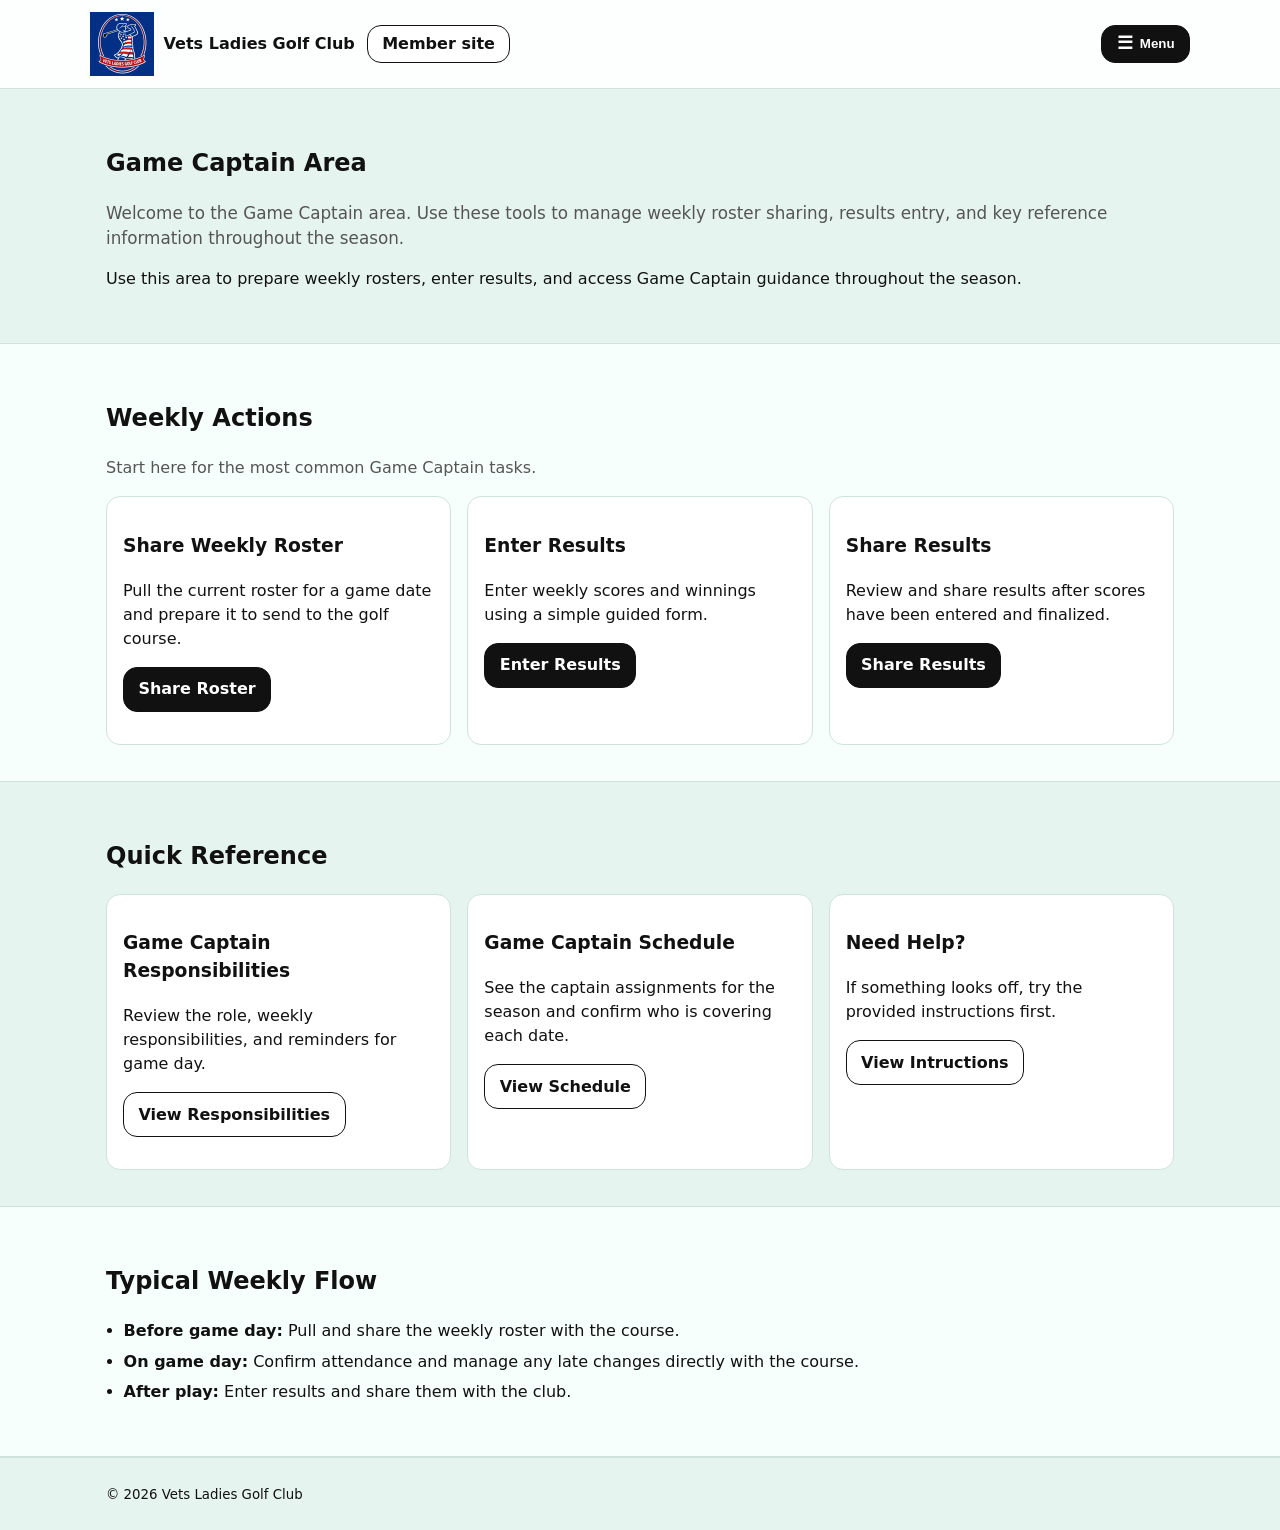
<file: index.html>
<!doctype html>
<html lang="en">
<head>
  <meta charset="utf-8" />
  <meta name="viewport" content="width=device-width, initial-scale=1" />
  <title>Game Captain Area – Vets Ladies Golf Club</title>
  <meta name="description" content="Game Captain tools and information for Vets Ladies Golf Club." />
  <meta name="robots" content="noindex, nofollow" />
  <link rel="stylesheet" href="css/styles.css" />
</head>

<body>
  <a class="skip-link" href="#main">Skip to content</a>

  <!-- HEADER / NAV -->
  <header class="site-header">
    <div class="container header-inner">

      <!-- LEFT: Brand + Member button -->
      <div class="header-left">
        <a class="brand" href="index.html" aria-label="Game Captain home">
          <img
            src="assets/img/logo.png"
            alt="Vets Ladies Golf Club logo"
            class="brand-logo"
          />
          <span class="brand-name">Vets Ladies Golf Club</span>
        </a>

        <a
          class="btn btn-secondary public-btn"
          href="https://vetsladiesgolfclub-members.pages.dev/"
        >
          Member site
        </a>
      </div>

      <!-- RIGHT: Menu -->
      <nav class="nav" aria-label="Game Captain navigation">
        <button
          class="nav-toggle"
          type="button"
          aria-expanded="false"
          aria-controls="nav-menu"
        >
          Menu
        </button>

        <ul id="nav-menu" class="nav-menu">
          <li><a href="index.html" aria-current="page">Game Captain Home</a></li>
          <li><a href="roster-share.html">Share Roster</a></li>
          <li><a href="results-entry.html">Enter Results</a></li>
          <li><a href="results-share.html">Share Results</a></li>

          <li class="nav-divider" role="separator" aria-hidden="true"></li>

          <li><a href="responsibilities.html">Game Captain Responsibilities</a></li>
          <li><a href="gc-schedule.html">Game Captain Schedule</a></li>
          <li><a href="instructions.html">Instructions &amp; Help</a></li>

          <li class="nav-divider" role="separator" aria-hidden="true"></li>

          <li>
            <a
              class="nav-link nav-logout"
              href="#"
            >
              Log out
            </a>
          </li>
        </ul>
      </nav>

    </div>
  </header>

  <main id="main">
    <!-- Intro -->
    <section class="section">
      <div class="container">
        <h1>Game Captain Area</h1>
        <p class="lead">
          Welcome to the Game Captain area. Use these tools to manage weekly roster sharing, 
          results entry, and key reference information throughout the season.
        </p>
        <p>
          Use this area to prepare weekly rosters, enter results, and access Game Captain
          guidance throughout the season.
        </p>
      </div>
    </section>

    <!-- Weekly Actions -->
    <section class="section section-alt">
      <div class="container">
        <h2>Weekly Actions</h2>
        <p class="muted">
          Start here for the most common Game Captain tasks.
        </p>

        <div class="cards">
          <article class="card">
            <h3>Share Weekly Roster</h3>
            <p>
              Pull the current roster for a game date and prepare it to send to the golf course.
            </p>
            <p>
              <a class="btn" href="roster-share.html">Share Roster</a>
            </p>
          </article>

          <article class="card">
            <h3>Enter Results</h3>
            <p>
              Enter weekly scores and winnings using a simple guided form.
            </p>
            <p>
              <a class="btn" href="results-entry.html">Enter Results</a>
            </p>
          </article>

          <article class="card">
            <h3>Share Results</h3>
            <p>
              Review and share results after scores have been entered and finalized.
            </p>
            <p>
              <a class="btn" href="results-share.html">Share Results</a>
            </p>
          </article>
        </div>
      </div>
    </section>

    <!-- Quick Reference -->
    <section class="section">
      <div class="container">
        <h2>Quick Reference</h2>

        <div class="cards">
          <article class="card">
            <h3>Game Captain Responsibilities</h3>
            <p>
              Review the role, weekly responsibilities, and reminders for game day.
            </p>
            <p>
              <a class="btn btn-secondary" href="responsibilities.html">View Responsibilities</a>
            </p>
          </article>

          <article class="card">
            <h3>Game Captain Schedule</h3>
            <p>
              See the captain assignments for the season and confirm who is covering each date.
            </p>
            <p>
              <a class="btn btn-secondary" href="gc-schedule.html">View Schedule</a>
            </p>
          </article>

          <article class="card">
            <h3>Need Help?</h3>
            <p>
              If something looks off, try the provided instructions first. 
            </p>
            <p>
              <a class="btn btn-secondary" href="instructions.html">View Intructions</a>
            </p>
          </article>
        </div>
      </div>
    </section>

    <!-- Process Overview -->
    <section class="section section-alt">
      <div class="container">
        <h2>Typical Weekly Flow</h2>

        <ul class="bullets">
          <li><strong>Before game day:</strong> Pull and share the weekly roster with the course.</li>
          <li><strong>On game day:</strong> Confirm attendance and manage any late changes directly with the course.</li>
          <li><strong>After play:</strong> Enter results and share them with the club.</li>
        </ul>
      </div>
    </section>
  </main>

  <footer class="site-footer">
    <div class="container">
      <small>© <span id="year"></span> Vets Ladies Golf Club</small>
    </div>
  </footer>

  <script src="js/main.js"></script>
</body>
</html>
</file>
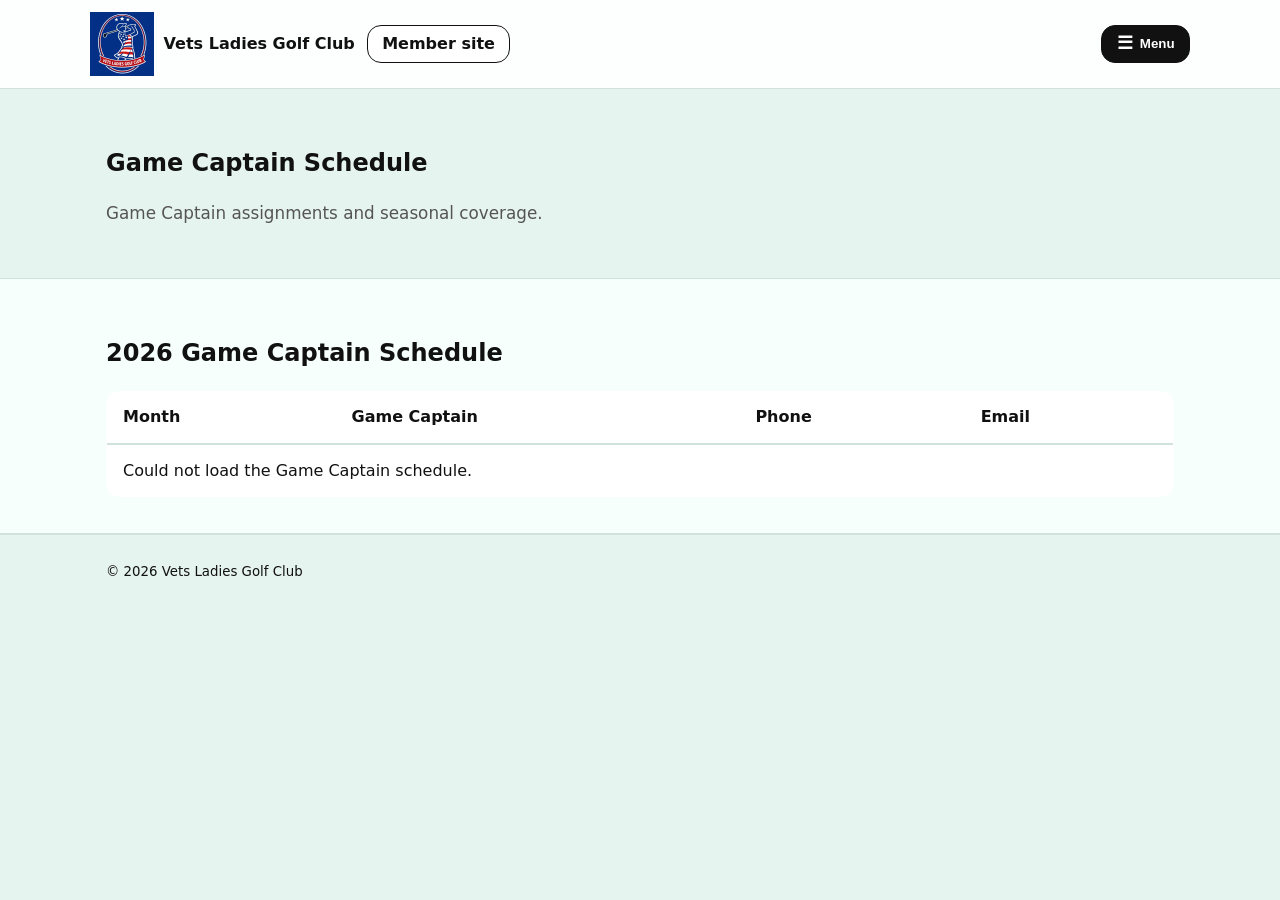
<file: gc-schedule.html>
<!doctype html>
<html lang="en">
<head>
  <meta charset="utf-8" />
  <meta name="viewport" content="width=device-width, initial-scale=1" />
  <title>Game Captain Schedule – Vets Ladies Golf Club</title>
  <meta name="description" content="Game Captain schedule for Vets Ladies Golf Club." />
  <meta name="robots" content="noindex, nofollow" />
  <link rel="stylesheet" href="css/styles.css" />
</head>

<body>
  <a class="skip-link" href="#main">Skip to content</a>

  <header class="site-header">
    <div class="container header-inner">

      <div class="header-left">
        <a class="brand" href="index.html" aria-label="Game Captain home">
          <img
            src="assets/img/logo.png"
            alt="Vets Ladies Golf Club logo"
            class="brand-logo"
          />
          <span class="brand-name">Vets Ladies Golf Club</span>
        </a>

        <a
          class="btn btn-secondary public-btn"
          href="https://vetsladiesgolfclub-members.pages.dev/"
        >
          Member site
        </a>
      </div>

      <nav class="nav" aria-label="Game Captain navigation">
        <button
          class="nav-toggle"
          type="button"
          aria-expanded="false"
          aria-controls="nav-menu"
        >
          Menu
        </button>

        <ul id="nav-menu" class="nav-menu">
          <li><a href="index.html">Game Captain Home</a></li>
          <li><a href="roster-share.html">Share Roster</a></li>
          <li><a href="results-entry.html">Enter Results</a></li>
          <li><a href="results-share.html">Share Results</a></li>

          <li class="nav-divider" role="separator" aria-hidden="true"></li>

          <li><a href="instructions.html">Instructions &amp; Help</a></li>
          <li><a href="gc-schedule.html" aria-current="page">Game Captain Schedule</a></li>
        </ul>
      </nav>

    </div>
  </header>

  <main id="main">
    <section class="section">
      <div class="container">
        <h1>Game Captain Schedule</h1>
        <p class="lead">
          Game Captain assignments and seasonal coverage.
        </p>
      </div>
    </section>

    <section class="section section-alt">
        <div class="container">
            <h2>2026 Game Captain Schedule</h2>

            <div class="table-wrap">
            <table class="results-table">
                <thead>
                <tr>
                    <th>Month</th>
                    <th>Game Captain</th>
                    <th>Phone</th>
                    <th>Email</th>
                </tr>
                </thead>

                <tbody id="gcScheduleBody">
                <tr>
                    <td colspan="4">Loading schedule...</td>
                </tr>
                </tbody>

            </table>
            </div>

        </div>
    </section>
  </main>

  <footer class="site-footer">
    <div class="container">
      <small>© <span id="year"></span> Vets Ladies Golf Club</small>
    </div>
  </footer>

  <script src="js/main.js"></script>
  <script src="js/gc-schedule.js"></script>
</body>
</html>
</file>
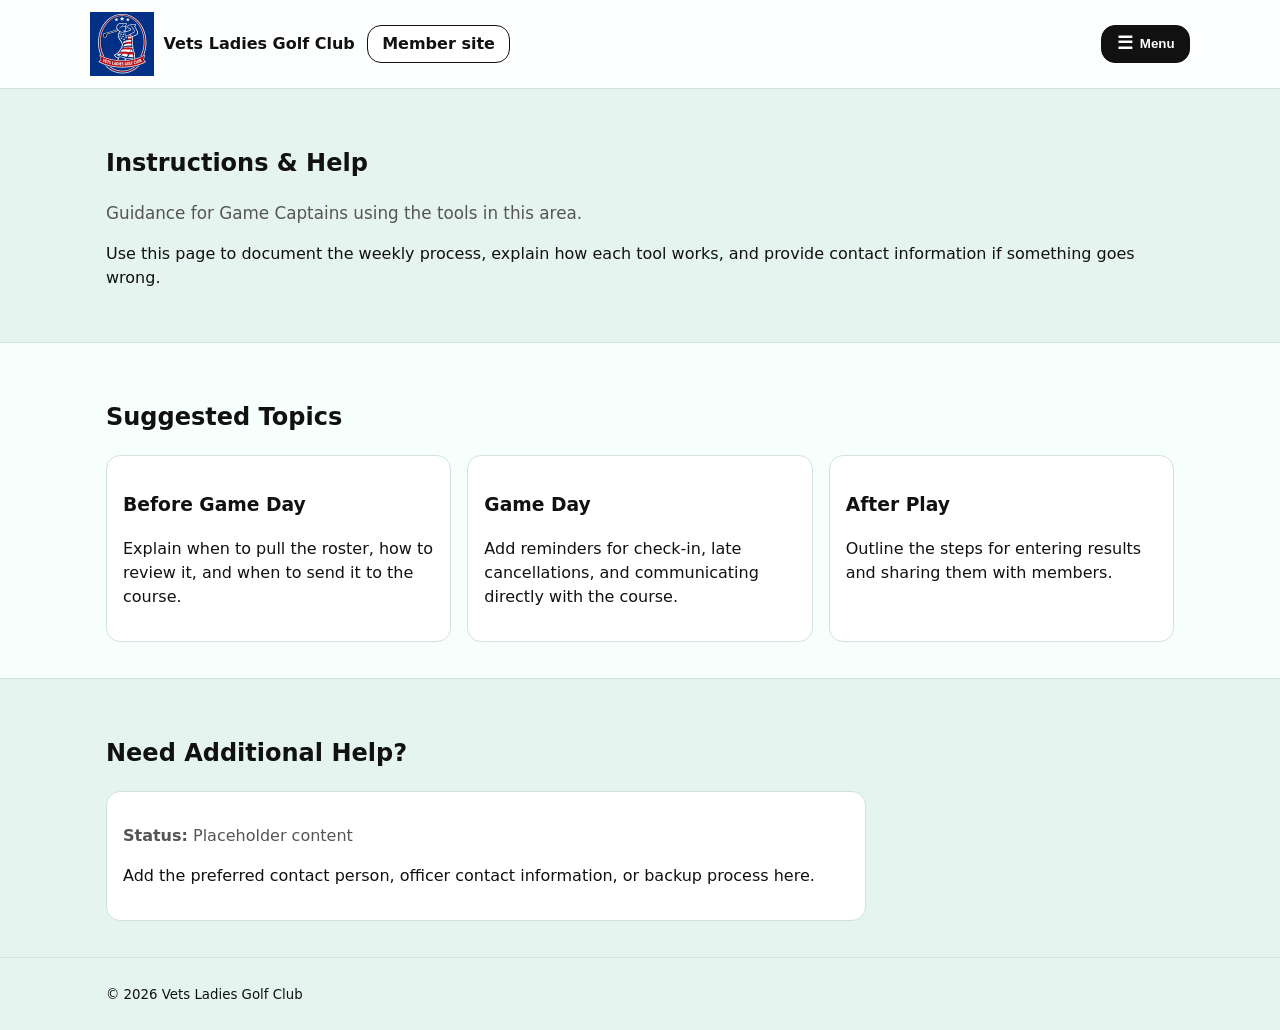
<file: instructions.html>
<!doctype html>
<html lang="en">
<head>
  <meta charset="utf-8" />
  <meta name="viewport" content="width=device-width, initial-scale=1" />
  <title>Instructions & Help – Vets Ladies Golf Club</title>
  <meta name="description" content="Instructions and help for the Vets Ladies Golf Club Game Captain area." />
  <meta name="robots" content="noindex, nofollow" />
  <link rel="stylesheet" href="css/styles.css" />
</head>

<body>
  <a class="skip-link" href="#main">Skip to content</a>

  <header class="site-header">
    <div class="container header-inner">

      <div class="header-left">
        <a class="brand" href="index.html" aria-label="Game Captain home">
          <img
            src="assets/img/logo.png"
            alt="Vets Ladies Golf Club logo"
            class="brand-logo"
          />
          <span class="brand-name">Vets Ladies Golf Club</span>
        </a>

        <a
          class="btn btn-secondary public-btn"
          href="https://vetsladiesgolfclub-members.pages.dev/"
        >
          Member site
        </a>
      </div>

      <nav class="nav" aria-label="Game Captain navigation">
        <button
          class="nav-toggle"
          type="button"
          aria-expanded="false"
          aria-controls="nav-menu"
        >
          Menu
        </button>

        <ul id="nav-menu" class="nav-menu">
          <li><a href="index.html">Game Captain Home</a></li>
          <li><a href="roster-share.html">Share Roster</a></li>
          <li><a href="results-entry.html">Enter Results</a></li>
          <li><a href="results-share.html">Share Results</a></li>

          <li class="nav-divider" role="separator" aria-hidden="true"></li>

          <li><a href="instructions.html" aria-current="page">Instructions &amp; Help</a></li>
          <li><a href="gc-schedule.html">Game Captain Schedule</a></li>
        </ul>
      </nav>

    </div>
  </header>

  <main id="main">
    <section class="section">
      <div class="container">
        <h1>Instructions &amp; Help</h1>
        <p class="lead">
          Guidance for Game Captains using the tools in this area.
        </p>
        <p>
          Use this page to document the weekly process, explain how each tool works,
          and provide contact information if something goes wrong.
        </p>
      </div>
    </section>

    <section class="section section-alt">
      <div class="container">
        <h2>Suggested Topics</h2>

        <div class="cards">
          <article class="card">
            <h3>Before Game Day</h3>
            <p>
              Explain when to pull the roster, how to review it, and when to send it to the course.
            </p>
          </article>

          <article class="card">
            <h3>Game Day</h3>
            <p>
              Add reminders for check-in, late cancellations, and communicating directly with the course.
            </p>
          </article>

          <article class="card">
            <h3>After Play</h3>
            <p>
              Outline the steps for entering results and sharing them with members.
            </p>
          </article>
        </div>
      </div>
    </section>

    <section class="section">
      <div class="container">
        <h2>Need Additional Help?</h2>

        <div class="card preview-card">
          <p class="muted"><strong>Status:</strong> Placeholder content</p>
          <p>
            Add the preferred contact person, officer contact information, or backup process here.
          </p>
        </div>
      </div>
    </section>
  </main>

  <footer class="site-footer">
    <div class="container">
      <small>© <span id="year"></span> Vets Ladies Golf Club</small>
    </div>
  </footer>

  <script src="js/main.js"></script>
</body>
</html>
</file>
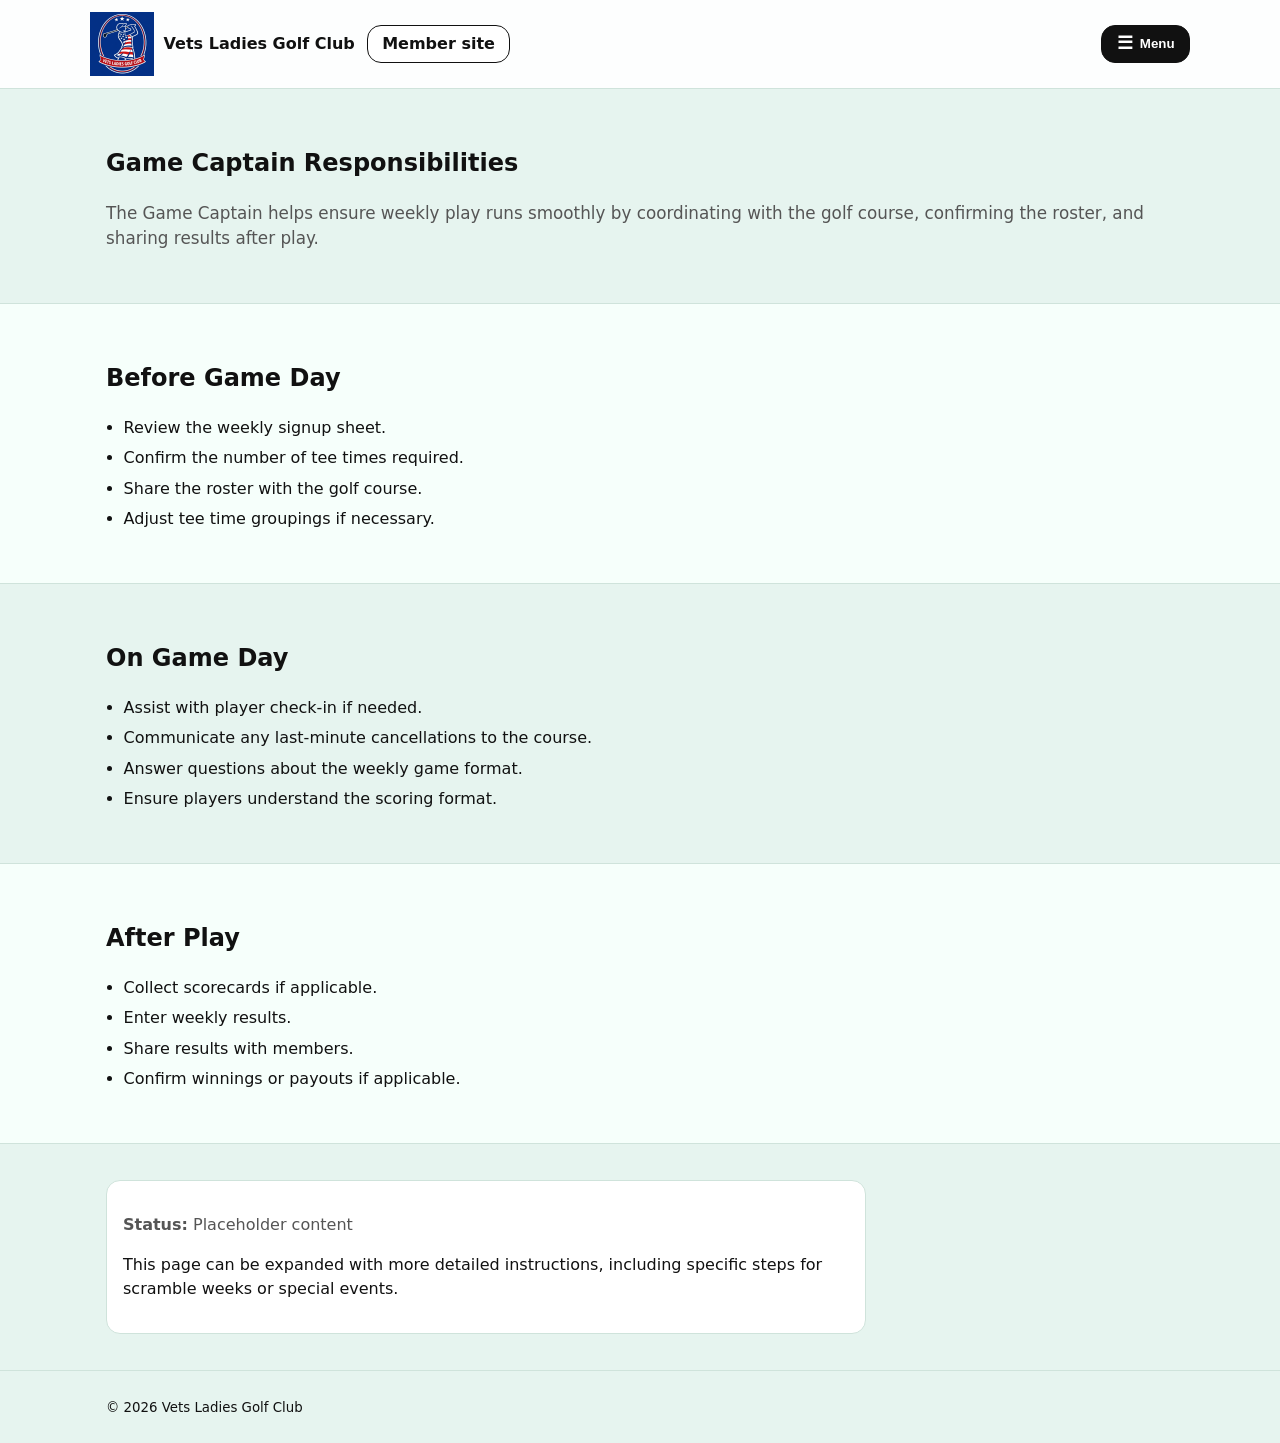
<file: responsibilities.html>
<!doctype html>
<html lang="en">
<head>
  <meta charset="utf-8" />
  <meta name="viewport" content="width=device-width, initial-scale=1" />
  <title>Game Captain Responsibilities – Vets Ladies Golf Club</title>
  <meta name="description" content="Responsibilities of the weekly Game Captain for Vets Ladies Golf Club." />
  <meta name="robots" content="noindex, nofollow" />
  <link rel="stylesheet" href="css/styles.css" />
</head>

<body>
  <a class="skip-link" href="#main">Skip to content</a>

  <!-- HEADER / NAV -->
  <header class="site-header">
    <div class="container header-inner">

      <div class="header-left">
        <a class="brand" href="index.html" aria-label="Game Captain home">
          <img
            src="assets/img/logo.png"
            alt="Vets Ladies Golf Club logo"
            class="brand-logo"
          />
          <span class="brand-name">Vets Ladies Golf Club</span>
        </a>

        <a
          class="btn btn-secondary public-btn"
          href="https://vetsladiesgolfclub-members.pages.dev/"
        >
          Member site
        </a>
      </div>

      <nav class="nav" aria-label="Game Captain navigation">
        <button
          class="nav-toggle"
          type="button"
          aria-expanded="false"
          aria-controls="nav-menu"
        >
          Menu
        </button>

        <ul id="nav-menu" class="nav-menu">
          <li><a href="index.html">Game Captain Home</a></li>
          <li><a href="roster-share.html">Share Roster</a></li>
          <li><a href="results-entry.html">Enter Results</a></li>
          <li><a href="results-share.html">Share Results</a></li>

          <li class="nav-divider" role="separator" aria-hidden="true"></li>

          <li><a href="instructions.html">Instructions &amp; Help</a></li>
          <li><a href="gc-schedule.html">Game Captain Schedule</a></li>
          <li><a href="responsibilities.html" aria-current="page">Responsibilities</a></li>
        </ul>
      </nav>

    </div>
  </header>

  <main id="main">

    <!-- Page Intro -->
    <section class="section">
      <div class="container">
        <h1>Game Captain Responsibilities</h1>
        <p class="lead">
          The Game Captain helps ensure weekly play runs smoothly by coordinating
          with the golf course, confirming the roster, and sharing results after play.
        </p>
      </div>
    </section>

    <!-- Before Game Day -->
    <section class="section section-alt">
      <div class="container">
        <h2>Before Game Day</h2>

        <ul class="bullets">
          <li>Review the weekly signup sheet.</li>
          <li>Confirm the number of tee times required.</li>
          <li>Share the roster with the golf course.</li>
          <li>Adjust tee time groupings if necessary.</li>
        </ul>

      </div>
    </section>

    <!-- Day of Play -->
    <section class="section">
      <div class="container">
        <h2>On Game Day</h2>

        <ul class="bullets">
          <li>Assist with player check-in if needed.</li>
          <li>Communicate any last-minute cancellations to the course.</li>
          <li>Answer questions about the weekly game format.</li>
          <li>Ensure players understand the scoring format.</li>
        </ul>

      </div>
    </section>

    <!-- After Play -->
    <section class="section section-alt">
      <div class="container">
        <h2>After Play</h2>

        <ul class="bullets">
          <li>Collect scorecards if applicable.</li>
          <li>Enter weekly results.</li>
          <li>Share results with members.</li>
          <li>Confirm winnings or payouts if applicable.</li>
        </ul>

      </div>
    </section>

    <!-- Notes -->
    <section class="section">
      <div class="container">

        <div class="card preview-card">
          <p class="muted"><strong>Status:</strong> Placeholder content</p>
          <p>
            This page can be expanded with more detailed instructions, including
            specific steps for scramble weeks or special events.
          </p>
        </div>

      </div>
    </section>

  </main>

  <footer class="site-footer">
    <div class="container">
      <small>© <span id="year"></span> Vets Ladies Golf Club</small>
    </div>
  </footer>

  <script src="js/main.js"></script>

</body>
</html>
</file>
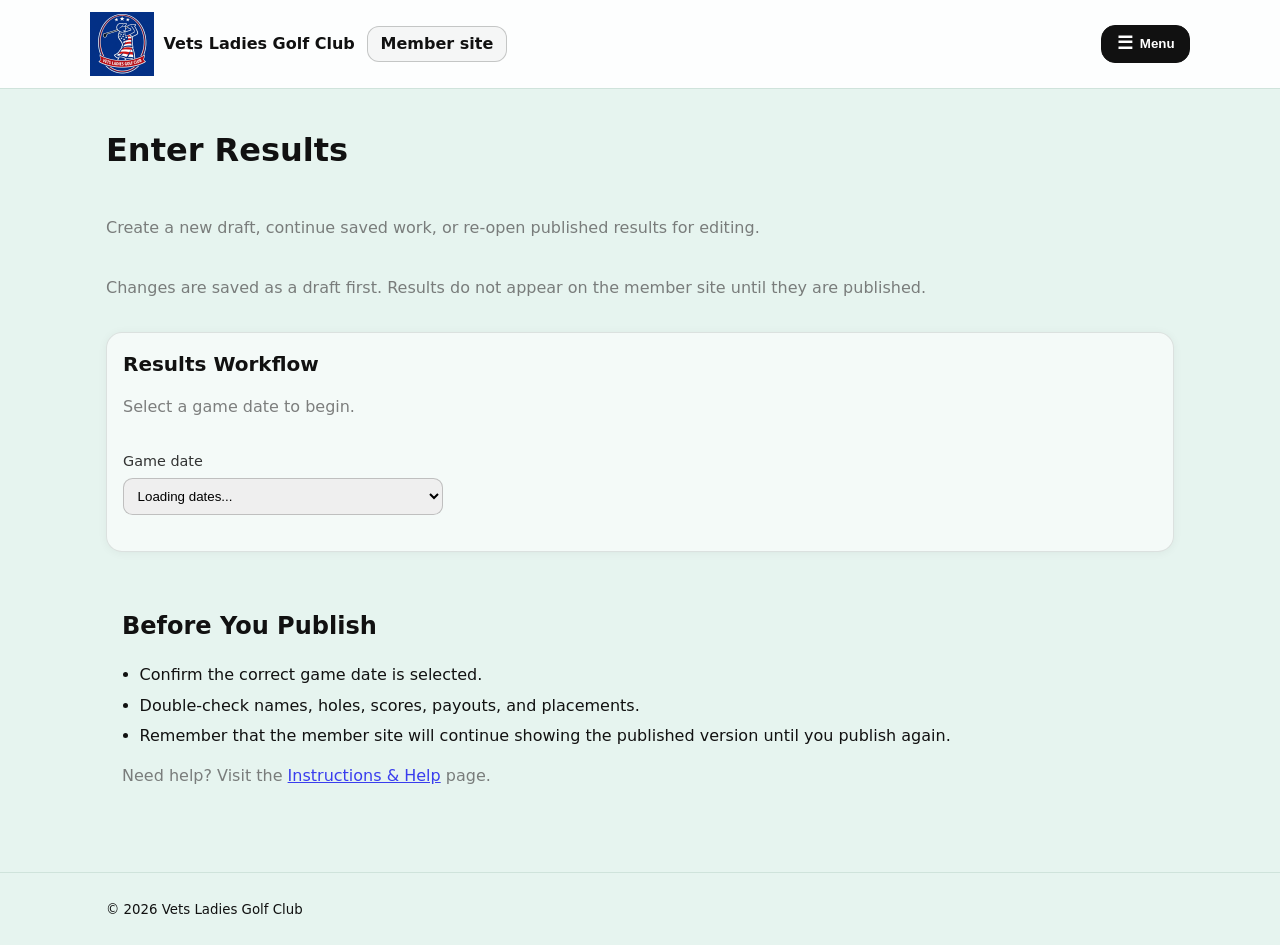
<file: results-entry.html>
<!doctype html>
<html lang="en">
<head>
  <meta charset="utf-8" />
  <meta name="viewport" content="width=device-width, initial-scale=1" />
  <title>Enter Results – Vets Ladies Golf Club</title>
  <meta name="description" content="Enter and publish weekly game results for Vets Ladies Golf Club." />
  <meta name="robots" content="noindex, nofollow" />
  <link rel="stylesheet" href="css/styles.css" />
  <link rel="stylesheet" href="css/results.css" />
</head>

<body>
  <a class="skip-link" href="#main">Skip to content</a>

  <header class="site-header">
    <div class="container header-inner">

      <div class="header-left">
        <a class="brand" href="index.html" aria-label="Game Captain home">
          <img
            src="assets/img/logo.png"
            alt="Vets Ladies Golf Club logo"
            class="brand-logo"
          />
          <span class="brand-name">Vets Ladies Golf Club</span>
        </a>

        <a
          class="btn btn-secondary public-btn"
          href="https://vetsladiesgolfclub-members.pages.dev/"
        >
          Member site
        </a>
      </div>

      <nav class="nav" aria-label="Game Captain navigation">
        <button
          class="nav-toggle"
          type="button"
          aria-expanded="false"
          aria-controls="nav-menu"
        >
          Menu
        </button>

        <ul id="nav-menu" class="nav-menu">
          <li><a href="index.html">Home</a></li>
          <li><a href="roster.html">Share Roster</a></li>
          <li><a href="results-entry.html" aria-current="page">Enter Results</a></li>
          <li><a href="results-share.html">Share Results</a></li>

          <li class="nav-divider" role="separator" aria-hidden="true"></li>

          <li><a href="responsibilities.html">Game Captain Responsibilities</a></li>
          <li><a href="gc-schedule.html">Game Captain Schedule</a></li>
          <li><a href="instructions.html">Instructions &amp; Help</a></li>

          <li class="nav-divider" role="separator" aria-hidden="true"></li>

          <li>
            <a class="nav-link nav-logout" href="#">
              Log out
            </a>
          </li>
        </ul>
      </nav>

    </div>
  </header>

  <main class="container results-page" id="main">
    <header class="page-head">
      <h1>Enter Results</h1>
      <p class="muted">
        Create a new draft, continue saved work, or re-open published results for editing.
      </p>
      <p class="muted">
        Changes are saved as a draft first. Results do not appear on the member site until they are published.
      </p>
    </header>

    <section class="results-summary" aria-label="Results entry workflow">
      <div class="summary-head">
        <div>
          <h2 class="week-title">Results Workflow</h2>
          <p class="muted">Select a game date to begin.</p>
        </div>
      </div>

      <div class="results-controls" aria-label="Results entry controls">
        <label class="week-picker">
          <span class="label">Game date</span>
          <select id="resultsDateSelect" aria-label="Select game date">
            <option value="">Loading dates...</option>
          </select>
        </label>
      </div>

      <div id="statusArea" class="empty-state is-hidden" role="status" aria-live="polite">
        <p id="resultsEntryStatusMessage">Select a date to begin.</p>
      </div>

      <div id="actionArea" class="tool-actions is-hidden" aria-label="Available actions">
        <!-- Action buttons injected by JS -->
      </div>
    </section>

    <section id="entrySection" class="results-summary is-hidden" aria-label="Results draft entry">
      <div class="summary-head">
        <div>
          <h2 id="entryFormTitle" class="week-title">Draft Entry</h2>
          <p id="entryFormSubtext" class="muted">
            Load a draft to begin entering results.
          </p>
        </div>

        <div class="summary-actions is-hidden" aria-hidden="true"></div>
      </div>

      <div class="results-entry-meta">

        <div class="form-row form-row-captain">
          <label for="entryGameCaptain" class="entry-meta-label">Game Captain</label>
          <input
            id="entryGameCaptain"
            class="input entry-captain-input entry-meta-value"
            type="text"
            name="entryGameCaptain"
            autocomplete="name"
            placeholder="Enter Game Captain name"
          />
        </div>

        <div class="entry-meta-inline">

          <div class="entry-meta-pair">
            <span class="entry-meta-label">Date</span>
            <span id="entryDateDisplay" class="entry-meta-value"></span>
          </div>

          <div class="entry-meta-pair">
            <span class="entry-meta-label">Game</span>
            <span id="entryGameDisplay" class="entry-meta-value"></span>
          </div>

        </div>

    </div>

      <div class="tool-actions entry-toolbar">
        <div class="entry-toolbar-left">
          <button
            id="addPlayerRowBtn"
            class="btn btn-secondary"
            type="button"
            disabled
          >
            Add Player Row
          </button>

          <button
            id="startOverBtn"
            class="btn btn-secondary is-hidden"
            type="button"
          >
            Start Over from Roster
          </button>
        </div>

        <div class="entry-toolbar-right">
          <button
            id="publishResultsBtn"
            class="btn btn-primary"
            type="button"
            disabled
          >
            Publish
          </button>

          <button
            id="saveDraftBtn"
            class="btn btn-secondary"
            type="button"
            disabled
          >
            Save Draft
          </button>
        </div>
      </div>

      <div id="feedbackSection" class="is-hidden" aria-label="Entry feedback">
        <p class="muted" style="margin: 0 0 0.35rem 0;"><strong>Game Captain Message</strong></p>
        <div id="resultsEntryFeedbackMessage" class="empty-state" role="status" aria-live="polite">
          <!-- Feedback injected by JS -->
        </div>
      </div>

      <div class="table-wrap">
        <table class="results-table results-entry-table results-entry-grid">
          <thead>
            <tr>
              <th>Action</th>
              <th>Name</th>
              <th>Holes</th>
              <th>Adj Gross</th>
              <th>Handicap</th>
              <th>Net</th>
              <th>Payout Type</th>
              <th>Place</th>
              <th>Winnings</th>
            </tr>
          </thead>
          <tbody id="resultsEntryTableBody">
            <!-- Draft rows injected by JS -->
          </tbody>
        </table>
      </div>

      <div id="entryEmptyState" class="empty-state" role="status">
        No draft is currently loaded.
      </div>
    </section>


    <section class="section">
      <div class="container">
        <h2>Before You Publish</h2>

        <ul class="bullets">
          <li>Confirm the correct game date is selected.</li>
          <li>Double-check names, holes, scores, payouts, and placements.</li>
          <li>Remember that the member site will continue showing the published version until you publish again.</li>
        </ul>

        <p class="muted">
          Need help? Visit the
          <a href="instructions.html">Instructions &amp; Help</a>
          page.
        </p>
      </div>
    </section>
  </main>

  <footer class="site-footer">
    <div class="container">
      <small>© <span id="year"></span> Vets Ladies Golf Club</small>
    </div>
  </footer>

  <script src="js/results-core.js"></script>
  <script src="js/results-entry.js"></script>
  <script src="js/main.js"></script>
</body>
</html>
</file>
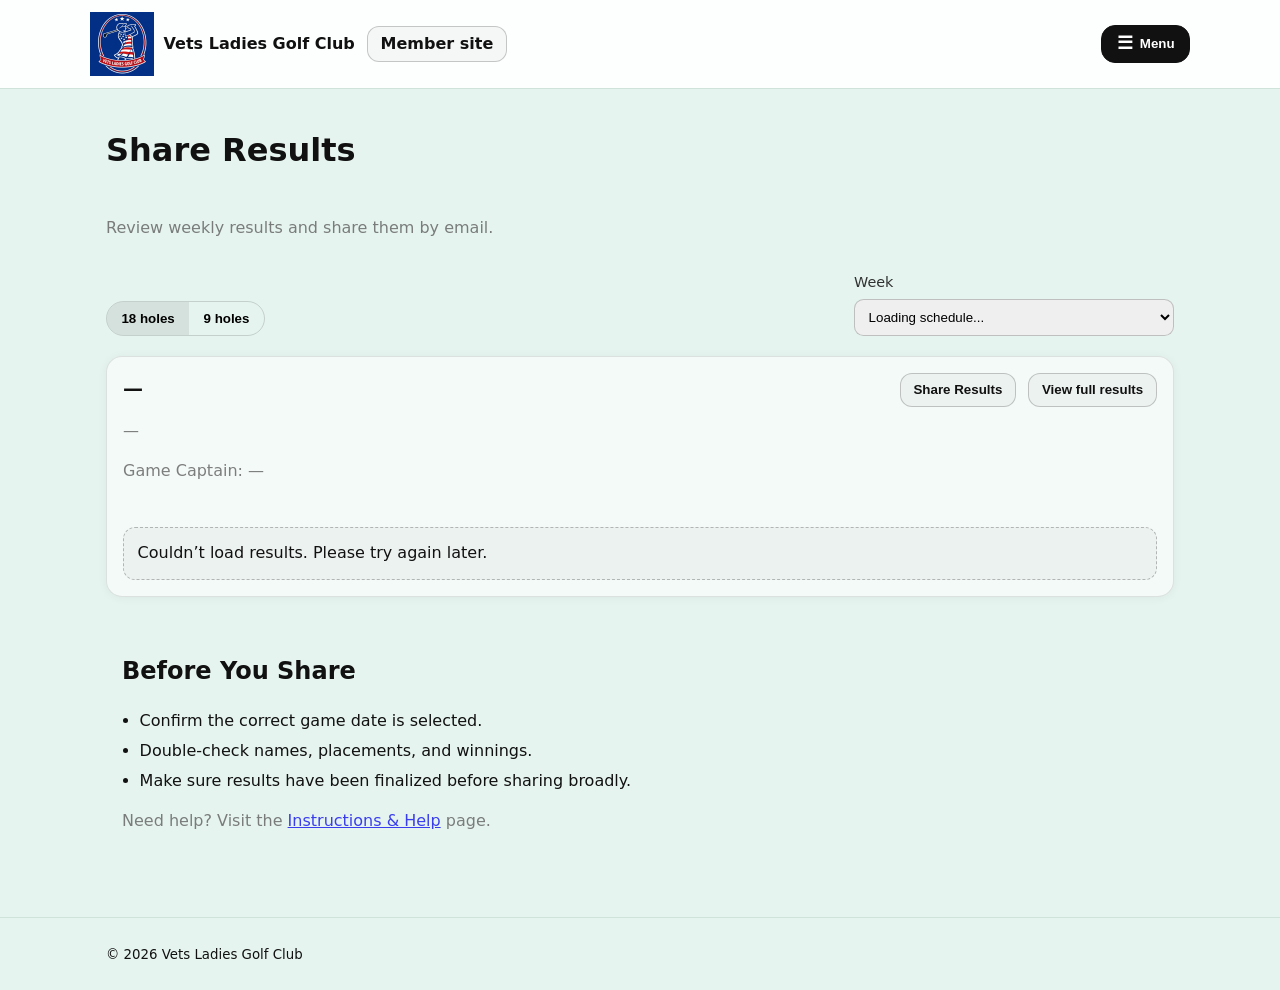
<file: results-share.html>
<!doctype html>
<html lang="en">
<head>
  <meta charset="utf-8" />
  <meta name="viewport" content="width=device-width, initial-scale=1" />
  <title>Share Results – Vets Ladies Golf Club</title>
  <meta name="description" content="Review and share weekly results for Vets Ladies Golf Club." />
  <meta name="robots" content="noindex, nofollow" />
  <link rel="stylesheet" href="css/styles.css" />
  <link rel="stylesheet" href="css/results.css" />
</head>

<body>
  <a class="skip-link" href="#main">Skip to content</a>

  <header class="site-header">
    <div class="container header-inner">

      <div class="header-left">
        <a class="brand" href="index.html" aria-label="Game Captain home">
          <img
            src="assets/img/logo.png"
            alt="Vets Ladies Golf Club logo"
            class="brand-logo"
          />
          <span class="brand-name">Vets Ladies Golf Club</span>
        </a>

        <a
          class="btn btn-secondary public-btn"
          href="https://vetsladiesgolfclub-members.pages.dev/"
        >
          Member site
        </a>
      </div>

      <nav class="nav" aria-label="Game Captain navigation">
        <button
          class="nav-toggle"
          type="button"
          aria-expanded="false"
          aria-controls="nav-menu"
        >
          Menu
        </button>

        <ul id="nav-menu" class="nav-menu">
          <li><a href="index.html">Home</a></li>
          <li><a href="roster.html">Share Roster</a></li>
          <li><a href="results-entry.html">Enter Results</a></li>
          <li><a href="results-share.html" aria-current="page">Share Results</a></li>

          <li class="nav-divider" role="separator" aria-hidden="true"></li>

          <li><a href="responsibilities.html">Game Captain Responsibilities</a></li>
          <li><a href="gc-schedule.html">Game Captain Schedule</a></li>
          <li><a href="instructions.html">Instructions &amp; Help</a></li>

          <li class="nav-divider" role="separator" aria-hidden="true"></li>

          <li>
            <a class="nav-link nav-logout" href="#">
              Log out
            </a>
          </li>
        </ul>
      </nav>

    </div>
  </header>

  <main class="container results-page" id="main">
  <header class="page-head">
    <h1>Share Results</h1>
    <p class="muted">
      Review weekly results and share them by email.
    </p>
  </header>

  <section class="results-controls" aria-label="Results controls">
    <div class="segmented" role="tablist" aria-label="Select holes">
      <button
        class="seg-btn is-active"
        type="button"
        data-holes="18"
        role="tab"
        aria-selected="true"
      >
        18 holes
      </button>

      <button
        class="seg-btn"
        type="button"
        data-holes="9"
        role="tab"
        aria-selected="false"
      >
        9 holes
      </button>
    </div>

    <label class="week-picker">
      <span class="label">Week</span>
      <select id="weekSelect" aria-label="Select week">
        <option value="">Loading schedule...</option>
      </select>
    </label>
  </section>

  <section class="results-summary" aria-label="Selected week summary">
    <div class="summary-head">
      <div>
        <h2 id="weekHeading" class="week-title">—</h2>
        <p id="weekSubhead" class="muted">—</p>
        <p id="captainContact" class="muted">—</p>
      </div>

      <div class="summary-actions">
        <button
          id="shareResultsBtn"
          class="btn btn-secondary"
          type="button"
        >
          Share Results
        </button>

        <button
          id="toggleDetails"
          class="btn btn-secondary"
          aria-expanded="false"
          disabled
          type="button"
        >
          View full results
        </button>
      </div>
    </div>

    <div id="winnerCards" class="winner-cards" aria-label="Top finishers"></div>

    <div id="detailsPanel" class="details is-collapsed" aria-label="Full results">
      <div class="table-wrap">
        <table class="results-table">
          <thead>
            <tr>
              <th>Name</th>
              <th class="num">HCP</th>
              <th class="num">Gross</th>
              <th class="num">Adj</th>
              <th class="num">Net</th>
              <th class="num">Place</th>
              <th class="num">Payout</th>
            </tr>
          </thead>
          <tbody id="resultsTbody"></tbody>
        </table>
      </div>
    </div>

    <div id="emptyState" class="empty-state is-hidden" role="status">
      No results found for the selected week.
    </div>

    <div id="errorState" class="empty-state is-hidden" role="alert">
      Couldn’t load results. Please try again later.
    </div>
  </section>

  <!-- THIS SECTION IS UNIQUE TO THE CAPTAIN AREA -->
  <section class="section">
      <div class="container">
        <h2>Before You Share</h2>

        <ul class="bullets">
          <li>Confirm the correct game date is selected.</li>
          <li>Double-check names, placements, and winnings.</li>
          <li>Make sure results have been finalized before sharing broadly.</li>
        </ul>

        <p class="muted">
          Need help? Visit the
          <a href="instructions.html">Instructions &amp; Help</a>
          page.
        </p>
      </div>
    </section>
</main>

<!--This section creates the modal window with preview of results and action buttons  -->
  <div id="shareModal" class="share-modal" hidden>
    <div class="share-modal__dialog" role="dialog" aria-modal="true" aria-labelledby="shareModalTitle">
        <div class="share-modal__header">
        <h2 id="shareModalTitle">Share Results</h2>
        <button type="button" class="btn btn-ghost" id="shareModalClose">Close</button>
        </div>

        <p class="muted">
            To preserve formatting, first copy the formatted results. Then open your email and paste them into the message body.
        </p>

        <div class="form-row" style="max-width: 260px;">
        <label for="shareScope">Share</label>
        <select id="shareScope" class="input">
            <option value="both" selected>18-hole and 9-hole</option>
            <option value="18">18-hole only</option>
            <option value="9">9-hole only</option>
        </select>
        </div>

        <div class="tool-actions">
            <button type="button" class="btn btn-secondary" id="copyHtmlBtn">Copy Formatted Results</button>
            <button type="button" class="btn btn-secondary" id="sendEmailBtn">Open Email</button>
            <button type="button" class="btn btn-ghost" id="shareModalCancel">Close</button>
        </div>

        <p id="shareStatus" class="muted" aria-live="polite"></p>

        <div id="sharePreview" class="share-preview"></div>
    </div>
  </div>

  <footer class="site-footer">
    <div class="container">
      <small>© <span id="year"></span> Vets Ladies Golf Club</small>
    </div>
  </footer>

  <script src="js/results-core.js"></script>
  <script src="js/results-share.js"></script>
  <script src="js/main.js"></script>
</body>
</html>
</file>
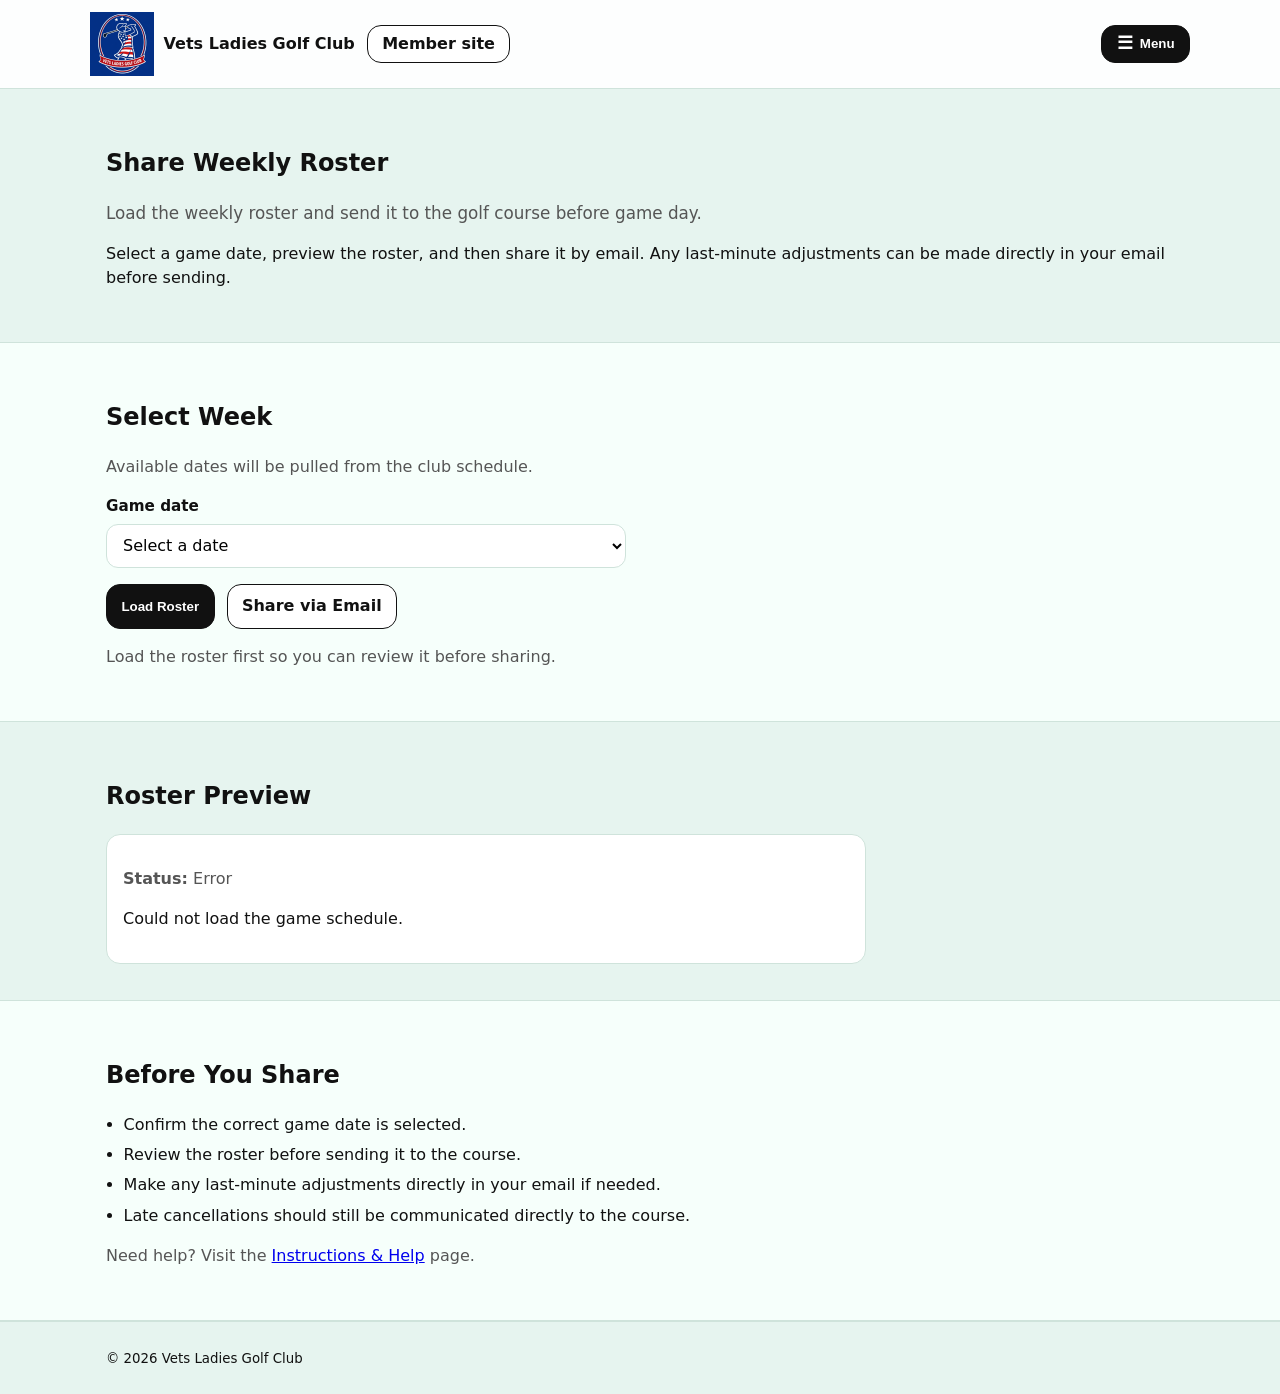
<file: roster-share.html>
<!doctype html>
<html lang="en">
<head>
  <meta charset="utf-8" />
  <meta name="viewport" content="width=device-width, initial-scale=1" />
  <title>Share Weekly Roster – Vets Ladies Golf Club</title>
  <meta name="description" content="Load and share the weekly roster with the golf course." />
  <meta name="robots" content="noindex, nofollow" />
  <link rel="stylesheet" href="css/styles.css" />
</head>

<body>
  <a class="skip-link" href="#main">Skip to content</a>

  <header class="site-header">
    <div class="container header-inner">

      <div class="header-left">
        <a class="brand" href="index.html" aria-label="Game Captain home">
          <img
            src="assets/img/logo.png"
            alt="Vets Ladies Golf Club logo"
            class="brand-logo"
          />
          <span class="brand-name">Vets Ladies Golf Club</span>
        </a>

        <a
          class="btn btn-secondary public-btn"
          href="https://vetsladiesgolfclub-members.pages.dev/"
        >
          Member site
        </a>
      </div>

      <nav class="nav" aria-label="Game Captain navigation">
        <button
          class="nav-toggle"
          type="button"
          aria-expanded="false"
          aria-controls="nav-menu"
        >
          Menu
        </button>

        <ul id="nav-menu" class="nav-menu">
          <li><a href="index.html">Home</a></li>
          <li><a href="roster-share.html" aria-current="page">Share Roster</a></li>
          <li><a href="results-entry.html">Enter Results</a></li>
          <li><a href="results-share.html">Share Results</a></li>

          <li class="nav-divider" role="separator" aria-hidden="true"></li>

          <li><a href="responsibilities.html">Game Captain Responsibilities</a></li>
          <li><a href="gc-schedule.html">Game Captain Schedule</a></li>
          <li><a href="instructions.html">Instructions &amp; Help</a></li>
        </ul>
      </nav>

    </div>
  </header>

  <main id="main">

    <section class="section">
      <div class="container">
        <h1>Share Weekly Roster</h1>
        <p class="lead">
          Load the weekly roster and send it to the golf course before game day.
        </p>
        <p>
          Select a game date, preview the roster, and then share it by email.
          Any last-minute adjustments can be made directly in your email before sending.
        </p>
      </div>
    </section>

    <section class="section section-alt">
      <div class="container">
        <h2>Select Week</h2>
        <p class="muted">
          Available dates will be pulled from the club schedule.
        </p>

        <form class="tool-form" id="rosterForm" action="#" method="get">
          <div class="form-row">
            <label for="rosterDate">Game date</label>
            <select id="rosterDate" class="input" aria-label="Select game date">
              <option value="">Select a date</option>
            </select>
          </div>

          <div class="tool-actions">
            <button type="button" class="btn" id="loadRosterBtn">
              Load Roster
            </button>

            <a
              class="btn btn-secondary"
              id="shareRosterBtn"
              href="#"
              aria-disabled="true"
            >
              Share via Email
            </a>
          </div>

          <p class="muted">
            Load the roster first so you can review it before sharing.
          </p>
        </form>
      </div>
    </section>

    <section class="section">
      <div class="container">
        <h2>Roster Preview</h2>

        <div id="rosterPreview" class="card preview-card" aria-live="polite">
          <p class="muted"><strong>Status:</strong> No roster loaded yet.</p>
          <p>
            Select a game date and click <strong>Load Roster</strong> to preview
            the roster before sharing it with the course.
          </p>
        </div>
      </div>
    </section>

    <section class="section section-alt">
      <div class="container">
        <h2>Before You Share</h2>

        <ul class="bullets">
          <li>Confirm the correct game date is selected.</li>
          <li>Review the roster before sending it to the course.</li>
          <li>Make any last-minute adjustments directly in your email if needed.</li>
          <li>Late cancellations should still be communicated directly to the course.</li>
        </ul>

        <p class="muted">
          Need help? Visit the
          <a href="instructions.html">Instructions &amp; Help</a>
          page.
        </p>
      </div>
    </section>

  </main>

  <footer class="site-footer">
    <div class="container">
      <small>© <span id="year"></span> Vets Ladies Golf Club</small>
    </div>
  </footer>

  <script src="js/main.js"></script>
  <script src="js/roster-share.js" defer></script>
  
</body>
</html>
</file>
<file: css/styles.css>
:root{
  --max: 1100px;
  --pad: 1rem;
  --radius: 14px;
  --border: #cfe3db;
  --text: #111;
  --muted: #555;
  --bg: #E6F4EF;
  --bg-alt: #F6FFFB;
  --focus: 2px solid #111;
}

*{ box-sizing: border-box; }
html{ scroll-behavior: smooth; }

body{
  margin: 0;
  font-family: system-ui, -apple-system, Segoe UI, Roboto, Arial, sans-serif;
  color: var(--text);
  background: var(--bg);
  line-height: 1.5;
}

img{ max-width: 100%; height: auto; display: block; }

.container{
  max-width: var(--max);
  margin: 0 auto;
  padding: 0 var(--pad);
}

/* =========================
   Accessibility
   ========================= */
.skip-link{
  position: absolute;
  left: -999px;
  top: auto;
  width: 1px;
  height: 1px;
  overflow: hidden;
}
.skip-link:focus{
  left: 1rem;
  top: 1rem;
  width: auto;
  height: auto;
  padding: .5rem .75rem;
  background: #fff;
  outline: var(--focus);
  border-radius: 10px;
  z-index: 9999;
}

/* =========================
   Header / Nav
   ========================= */
.site-header{
  position: sticky;
  top: 0;
  background: rgba(255,255,255,.9);
  backdrop-filter: blur(10px);
  border-bottom: 1px solid var(--border);
  z-index: 50;
}

.header-inner{
  display: flex;
  align-items: center;
  justify-content: space-between;
  gap: 1rem;
  padding: .75rem 0;
}

.header-left{
  display: flex;
  align-items: center;
  gap: .75rem;
  min-width: 0;
}

.brand{
  display: flex;
  align-items: center;
  gap: .6rem;
  text-decoration: none;
  color: inherit;
}

.brand-logo{ width: 64px; height: 64px; }
.brand-name{ font-weight: 700; }

.public-btn{ white-space: nowrap; }

/* Nav wrapper */
.nav{ position: relative; }

/* Buttons */
.public-btn,
.nav-toggle{
  display: inline-flex;
  align-items: center;
  justify-content: center;
  padding: .6rem .9rem;
  border-radius: 14px;
  font-weight: 600;
  line-height: 1;
  white-space: nowrap;
}
/* Weekly signup: helper block (scoped styles) */
.signup-helper {
  margin-top: 1.75rem;
}

.signup-divider {
  border: 0;
  border-top: 1px solid var(--border);
  margin: 0 0 1.25rem;
  max-width: 520px;
}

.signup-helper-text {
  margin: 0 0 0.5rem;
}

/* Secondary action as a lighter link */
.signup-link {
  font-weight: 700;
  text-decoration: none;
  border-bottom: 1px solid currentColor;
  padding-bottom: 2px;
  display: inline-block;
}

.signup-link:hover {
  opacity: 0.75;
}
.signup-link {
  font-weight: 700;
  text-decoration: none;
  border-bottom: 1px solid currentColor;
  padding-bottom: 2px;
  display: inline-block;
  color: var(--text);        /* prevents purple */
}

.signup-link:visited {
  color: var(--text);        /* prevents purple after clicking */
}

.signup-link:hover {
  opacity: 0.75;
}

/* Hamburger toggle */
.nav-toggle{
  border: 1px solid #111;
  background: #111;
  color: #fff;
  gap: .45rem;
}
.nav-toggle::before{
  content: "☰";
  font-size: 1.1rem;
}
.nav-toggle[aria-expanded="true"]::before{
  content: "✕";
}
.nav-toggle:focus-visible{ outline: var(--focus); }

/* Base menu */
.nav-menu{
  list-style: none;
  margin: 0;
  padding: 0;
  display: none;
}

/* Open dropdown */
.nav-menu.open{
  display: flex;
  position: absolute;
  right: 0;
  top: calc(100% + 10px);
  flex-direction: column;
  background: #fff;
  border: 1px solid var(--border);
  border-radius: var(--radius);
  padding: 0.5rem;
  min-width: 220px;
  z-index: 100;
  gap: .25rem;
}

/* Menu links */
.nav-menu a{
  display: block;
  color: inherit;
  text-decoration: none;
  padding: 0.5rem 0.6rem;
  border-radius: 10px;
  line-height: 1.2;
}
.nav-menu a:hover{ background: var(--bg-alt); }
.nav-menu a:focus-visible{ outline: var(--focus); }

.nav-menu a[aria-current="page"]{
  background: var(--bg-alt);
  border: 1px solid var(--border);
}

/* Divider */
.nav-divider{
  height: 1px;
  background: var(--border);
  margin: 0.35rem 0;
}

/* Logout link — matches nav links */
.nav-menu .nav-logout{
  display: block;
  width: 100%;
  text-align: left;

  background: none;
  border: 0;
  margin: 0;

  font: inherit;
  color: inherit;
  cursor: pointer;

  padding: 0.5rem 0.6rem;
  border-radius: 10px;
  line-height: 1.2;
}
.nav-menu .nav-logout:hover{ background: var(--bg-alt); }
.nav-menu .nav-logout:focus-visible{ outline: var(--focus); }

/* Hide Public button on tiny screens */
@media (max-width: 360px){
  .public-btn{ display: none; }
}

/* =================
   Layout sections
   ================= */
.section{ padding: 2.25rem 0; }

.section-alt{
  background: var(--bg-alt);
  border-top: 1px solid var(--border);
  border-bottom: 1px solid var(--border);
}

.lead{
  color: var(--muted);
  font-size: 1.05rem;
  margin: 0 0 1rem;
}

/* Cards */
.cards{
  display: grid;
  grid-template-columns: repeat(auto-fit, minmax(240px, 1fr));
  gap: 1rem;
  margin-top: 1rem;
}
.card{
  border: 1px solid var(--border);
  border-radius: var(--radius);
  padding: 1rem;
  background: #fff;
}

/* Lists */
.bullets{ padding-left: 1.1rem; }
.bullets li{ margin: .4rem 0; }

/* Buttons */
.btn{
  display: inline-flex;
  align-items: center;
  justify-content: center;
  padding: .6rem .9rem;
  border-radius: 14px;
  border: 1px solid #111;
  background: #111;
  color: #fff;
  text-decoration: none;
  font-weight: 600;
}
.btn:focus-visible{ outline: var(--focus); outline-offset: 2px; }
.btn-secondary{ background: #fff; color: #111; }
.btn-ghost{ background: transparent; color: #111; border: 1px solid var(--border); }

/* Footer */
.site-footer{
  padding: 1.5rem 0;
  border-top: 1px solid var(--border);
}

/* =========================
   Login Page
   ========================= */
.login-wrap{
  min-height: calc(100vh - 120px);
  display: grid;
  place-items: center;
  padding: 2rem 0 3rem;
}

.login-card{
  width: 100%;
  max-width: 460px;
  background: #fff;
  border: 1px solid var(--border);
  border-radius: var(--radius);
  padding: 1.25rem;
  box-shadow: 0 10px 30px rgba(0,0,0,.06);
}

.login-title{
  margin: 0 0 .25rem;
  font-size: 1.4rem;
}

.login-subtitle{
  margin: 0 0 1rem;
  color: var(--muted);
}

.form-row{
  display: grid;
  gap: .4rem;
  margin: .9rem 0;
}

.form-row label{
  font-weight: 600;
  font-size: .95rem;
}

.input{
  width: 100%;
  padding: .65rem .75rem;
  border-radius: 12px;
  border: 1px solid var(--border);
  background: #fff;
  font: inherit;
  line-height: 1.2;
}

.input:focus{
  outline: var(--focus);
  outline-offset: 2px;
}

.login-actions{
  display: grid;
  gap: .6rem;
  margin-top: 1rem;
}

.login-actions .btn{ width: 100%; }

.login-help{
  margin-top: .8rem;
  font-size: .95rem;
  color: var(--muted);
}

.login-help a{
  color: inherit;
  font-weight: 600;
}

.form-error{
  display: none;
  margin-top: .75rem;
  padding: .75rem;
  border-radius: 12px;
  border: 1px solid rgba(0,0,0,.12);
  background: var(--bg-alt);
}
.form-error.show{ display: block; }

/* -----------------------------
   Carousel (Photos)
------------------------------ */
.carousel{ position: relative; }

.carousel-track{
  display: flex;
  gap: 1rem;

  overflow-x: auto;
  overflow-y: hidden;
  -webkit-overflow-scrolling: touch;

  scroll-snap-type: x mandatory;
  scroll-behavior: smooth;

  padding: 0.25rem 0 0.75rem;
  margin: 0;
  outline: none;
}

.carousel-track::-webkit-scrollbar{ height: 10px; }
.carousel-track::-webkit-scrollbar-thumb{
  border-radius: 999px;
  background: rgba(0,0,0,0.2);
}

.carousel-item{
  flex: 0 0 auto;
  width: min(340px, 85vw);
  margin: 0;
  scroll-snap-align: start;
}

.carousel-item img{
  width: 100%;
  height: 220px;
  object-fit: cover;
  border-radius: var(--radius);
  display: block;
}

.carousel-controls{
  display: flex;
  gap: 0.5rem;
  justify-content: flex-end;
  margin-top: 0.5rem;
}

/* Screen-reader-only helper */
.sr-only{
  position: absolute;
  width: 1px;
  height: 1px;
  padding: 0;
  margin: -1px;
  overflow: hidden;
  clip: rect(0, 0, 0, 0);
  white-space: nowrap;
  border: 0;
}

/* ==============================
   Events (Member Home)
   ============================== */

#events-list{
  display: grid;
  gap: .9rem;
  margin-top: 1rem;
}

/* Section headings inside the list (Pinned Events / All Events) */
.event-section-title{
  margin: 1.25rem 0 .25rem;
  font-size: 1.1rem;
  color: var(--muted);
  letter-spacing: .02em;
}

/* Divider between pinned and normal */
.event-section-divider{
  height: 1px;
  background: var(--border);
  margin: .5rem 0;
}

/* Each event is a card */
.event-row{
  border: 1px solid var(--border);
  background: #fff;
  border-radius: var(--radius);
  padding: 1rem;
}

/* Top line: date pill + title */
.event-topline{
  display: flex;
  align-items: center;
  gap: .75rem;
  margin-bottom: .4rem;
}

.event-date{
  flex: 0 0 auto;
  padding: .25rem .6rem;
  border-radius: 999px;
  border: 1px solid var(--border);
  background: var(--bg-alt);
  font-weight: 700;
  font-size: .85rem;
  color: var(--muted);
  letter-spacing: .02em;
}

.event-title{
  font-weight: 800;
  font-size: 1.15rem;
  line-height: 1.2;
}

/* Description */
.event-desc{
  margin-top: .35rem;
  color: var(--text);
}

/* Meta line (location / time) */
.event-meta{
  margin-top: .55rem;
  color: var(--muted);
  font-size: .95rem;
}

/* Mobile: allow title to wrap nicely under date */
@media (max-width: 520px){
  .event-topline{
    align-items: flex-start;
  }
  .event-title{
    font-size: 1.1rem;
  }
}

/* ==============================
   Announcements (Member Home)
   Text-card carousel w/ overlay arrows
   ============================== */

.announce-carousel{
  position: relative;
}

/* Track: horizontal scroll */
.announce-track{
  display: flex;
  gap: 1rem;

  overflow-x: auto;
  overflow-y: hidden;
  -webkit-overflow-scrolling: touch;

  scroll-snap-type: x mandatory;
  scroll-behavior: smooth;

  /* padding so cards don't hide under overlay arrows */
  padding: .5rem 3.25rem 1rem;
  margin: 0;
  outline: none;

  align-items: stretch;
}

.announce-track::-webkit-scrollbar{ height: 10px; }
.announce-track::-webkit-scrollbar-thumb{
  border-radius: 999px;
  background: rgba(0,0,0,0.2);
}

/* Overlay arrows (don’t consume layout width) */
.announce-btn{
  position: absolute;
  top: 50%;
  transform: translateY(-50%);
  z-index: 5;

  min-width: 44px;
  min-height: 44px;
  padding: .4rem .6rem;

  border-radius: 999px;
  font-size: 1.4rem;
  line-height: 1;
}

.announce-prev{ left: -8px; }
.announce-next{ right: -8px; }

/* Announcement card sizing (fixed readable width) */
.announce-card{
  flex: 0 0 340px;
  max-width: 340px;
  min-height: 200px;

  scroll-snap-align: start;

  padding: 1.25rem;
  display: flex;
  flex-direction: column;
}

/* smaller screens: slightly narrower cards */
@media (max-width: 420px){
  .announce-track{ padding-left: 2.75rem; padding-right: 2.75rem; }
  .announce-card{ flex-basis: 300px; max-width: 300px; }
}

/* large screens: slightly wider, but never “long” */
@media (min-width: 1100px){
  .announce-card{ flex-basis: 360px; max-width: 360px; }
}

/* Pinned badge pill */
.announce-card .pin-badge{
  display: inline-flex;
  align-items: center;
  width: fit-content;
  padding: .2rem .55rem;
  border-radius: 999px;
  font-size: .8rem;
  font-weight: 700;
  color: var(--muted);
  background: var(--bg-alt);
  border: 1px solid var(--border);
  margin-bottom: .55rem;
}

/* Title + message typography */
.announce-card h3{
  margin: 0 0 .65rem;
  font-size: 1.35rem;
  line-height: 1.15;
  letter-spacing: -0.01em;
}
.announce-card p{
  margin: 0;
  font-size: 1.02rem;
  line-height: 1.55;
  color: var(--text);
}

/* If short content, keep spacing tidy */
.announce-card > :last-child{ margin-bottom: 0; }

.muted{
  color: var(--muted);
}

/* ==============================
   Game Captain Tools
   ============================== */

.tool-form{
  max-width: 520px;
}

.tool-actions{
  margin-top: 1rem;
  display: flex;
  gap: .75rem;
  flex-wrap: wrap;
}

.preview-card{
  max-width: 760px;
}

.results-preview-block{
  margin-top: 1rem;
}

.tool-divider{
  border: 0;
  border-top: 1px solid var(--border);
  margin: 1rem 0;
}

/* ==============================
   Game Captain – Roster Preview
   ============================== */

.roster-players div {
  line-height: 1.4;
}

.roster-group {
  margin-bottom: 0.75rem;
}

.roster-players {
  margin-left: 1rem;
}

/* ==============================
   Game Captain / Simple Tables
   ============================== */

.table-wrap {
  overflow-x: auto;
  margin-top: 1rem;
}

.results-table {
  width: 100%;
  border-collapse: collapse;
  background: #fff;
  border: 1px solid var(--border);
  border-radius: var(--radius);
  overflow: hidden;
}

.results-table th,
.results-table td {
  text-align: left;
  padding: 0.85rem 1rem;
  vertical-align: top;
}

.results-table thead th {
  border-bottom: 2px solid var(--border);
  font-size: 1rem;
}

.results-table tbody tr + tr td {
  border-top: 1px solid var(--border);
}

.results-table td a {
  word-break: break-word;
}
</file>
<file: css/results.css>
.results-page {
  padding-top: 1rem;
  padding-bottom: 2rem;
}

.page-head {
  display: grid;
  gap: 0.25rem;
  margin-bottom: 1rem;
}

.muted {
  opacity: 0.75;
}

.results-controls {
  display: flex;
  align-items: end;
  justify-content: space-between;
  gap: 1rem;
  flex-wrap: wrap;
  margin: 1rem 0 1.25rem;
}

.segmented {
  display: inline-flex;
  border: 1px solid rgba(0,0,0,0.15);
  border-radius: 999px;
  overflow: hidden;
}

.seg-btn {
  appearance: none;
  border: 0;
  background: transparent;
  padding: 0.55rem 0.9rem;
  cursor: pointer;
  font-weight: 600;
}

.seg-btn.is-active {
  background: rgba(0,0,0,0.08);
}

.week-picker {
  display: grid;
  gap: 0.35rem;
  min-width: min(320px, 100%);
}

.week-picker .label {
  font-size: 0.9rem;
  opacity: 0.85;
}

.week-picker select {
  padding: 0.55rem 0.6rem;
  border-radius: 0.6rem;
  border: 1px solid rgba(0,0,0,0.2);
}

/* Make the subhead line stack feel intentional */
#weekSubhead > div {
  margin-top: 0.15rem;
}

/* Week container: lighter + a bit more definition */
.results-summary {
  background: rgba(255, 255, 255, 0.55);
  border: 1px solid rgba(0, 0, 0, 0.10);
  border-radius: 1rem;
  padding: 1rem;
  box-shadow: 0 1px 10px rgba(0, 0, 0, 0.05);
}

.summary-head {
  display: flex;
  align-items: start;
  justify-content: space-between;
  gap: 1rem;
  flex-wrap: wrap;
  margin-bottom: 0.75rem;
}

.week-title {
  margin: 0;
  font-size: 1.25rem;
}

.summary-actions {
  display: flex;
  align-items: center;
  gap: 0.75rem;
}

.btn {
  border: 1px solid rgba(0,0,0,0.2);
  background: rgba(0,0,0,0.03);
  border-radius: 0.75rem;
  padding: 0.55rem 0.8rem;
  cursor: pointer;
  font-weight: 600;
}

.btn-link {
  font-weight: 700;
  text-decoration: none;
}

.is-hidden {
  display: none !important;
}

.winner-cards {
  display: grid;
  grid-template-columns: repeat(3, minmax(0, 1fr));
  gap: 0.75rem;
  margin: 0.75rem 0 1rem;
}

@media (max-width: 820px) {
  .winner-cards {
    grid-template-columns: 1fr;
  }
}

/* Winner cards: lighter than the container + subtle shadow */
.winner-card {
  background: rgba(255, 255, 255, 0.75);
  border: 1px solid rgba(0, 0, 0, 0.10);
  border-radius: 1rem;
  padding: 0.9rem;
  display: grid;
  gap: 0.35rem;
  box-shadow: 0 1px 10px rgba(0, 0, 0, 0.06);
}

.winner-rank {
  font-weight: 800;
  letter-spacing: 0.02em;
  opacity: 0.8;
}

.winner-name {
  font-size: 1.05rem;
  font-weight: 800;
}

.winner-meta {
  display: flex;
  flex-wrap: wrap;
  gap: 0.6rem;
  opacity: 0.85;
}

/* Pills: keep them slightly separated */
.pill {
  background: rgba(255, 255, 255, 0.7);
  border: 1px solid rgba(0, 0, 0, 0.10);
  border-radius: 999px;
  padding: 0.25rem 0.5rem;
  font-size: 0.9rem;
}
.winner-pills { display: flex; flex-wrap: wrap; gap: 0.5rem; }

.details.is-collapsed {
  display: none;
}

.table-wrap {
  overflow: auto;
  border-radius: 0.8rem;
  border: 1px solid rgba(0,0,0,0.12);
}

.results-table {
  width: 100%;
  border-collapse: collapse;
  min-width: 620px;
}

.results-table th,
.results-table td {
  padding: 0.65rem 0.7rem;
  border-bottom: 1px solid rgba(0,0,0,0.10);
}

.results-table thead th {
  text-align: left;
  background: rgba(0,0,0,0.03);
}

.results-table .num {
  text-align: right;
}

.empty-state {
  margin-top: 1rem;
  padding: 0.85rem;
  border-radius: 0.75rem;
  background: rgba(0,0,0,0.03);
  border: 1px dashed rgba(0,0,0,0.25);
}

.share-modal[hidden] {
  display: none;
}

.share-modal {
  position: fixed;
  inset: 0;
  background: rgba(0, 0, 0, 0.45);
  display: grid;
  place-items: center;
  padding: 1rem;
  z-index: 200;
}

.share-modal__dialog {
  width: min(900px, 100%);
  max-height: 90vh;
  overflow: auto;
  background: #fff;
  border-radius: var(--radius);
  border: 1px solid var(--border);
  padding: 1rem;
  box-shadow: 0 12px 36px rgba(0, 0, 0, 0.18);
}

.share-modal__header {
  display: flex;
  align-items: center;
  justify-content: space-between;
  gap: 1rem;
  margin-bottom: 1rem;
}

.share-preview {
  margin: 1rem 0;
  padding: 1rem;
  border: 1px solid var(--border);
  border-radius: 12px;
  background: #fff;
  overflow-x: auto;
}

body.modal-open {
  overflow: hidden;
}

.share-modal .btn {
  opacity: 1;
}

.share-modal button {
  appearance: none;
  -webkit-appearance: none;
}

.share-modal .btn:disabled {
  opacity: 1;
}

.share-modal .btn {
  background: #111;
  color: #fff;
  border: 1px solid #111;
}

.share-modal .btn-secondary {
  background: #fff;
  color: #111;
  border: 1px solid #111;
}

.share-modal .btn-ghost {
  background: transparent;
  color: #111;
  border: 1px solid var(--border);
}

/* ==============================
   Results Entry Grid
   ============================== */

.results-entry-grid {
  width: 100%;
  min-width: 1380px;
  table-layout: auto;
  border-collapse: collapse;
  border-spacing: 0;
  background: #fff;
}

.results-entry-grid th,
.results-entry-grid td {
  padding: 0.4rem 0.35rem;
  vertical-align: middle;
  white-space: nowrap;
}

.results-entry-grid thead th {
  background: rgba(0, 0, 0, 0.03);
  border-bottom: 2px solid var(--border);
  font-size: 0.95rem;
  font-weight: 700;
}

.results-entry-grid tbody td {
  border-top: 1px solid rgba(0,0,0,0.10);
}

.results-entry-grid .num {
  text-align: right;
}

/* Stronger override: flatter, tighter, less bubbly */
.results-entry-grid .results-grid-input {
  width: 100%;
  min-width: 0;
  height: 1.9rem;
  padding: 0.18rem 0.45rem;
  border: 1px solid #b7cfc7;
  border-radius: 0.1rem;
  background: #fff;
  font: inherit;
  line-height: 1.1;
  box-shadow: none;
  appearance: none;
  -webkit-appearance: none;
}

.results-entry-grid .results-grid-input:focus {
  outline: var(--focus);
  outline-offset: 1px;
}

.results-entry-grid select.results-grid-input {
  padding-right: 1.5rem;
}

/* Flatter remove button */
.results-entry-grid .btn-compact {
  padding: 0.28rem 0.55rem;
  min-height: 2rem;
  border-radius: 0.2rem;
  white-space: nowrap;
}

/* Column sizing: Action first */
.results-entry-grid th:nth-child(1),
.results-entry-grid td:nth-child(1) {
  min-width: 92px;
}

.results-entry-grid th:nth-child(2),
.results-entry-grid td:nth-child(2) {
  min-width: 220px;
}

.results-entry-grid th:nth-child(3),
.results-entry-grid td:nth-child(3) {
  min-width: 78px;
}

.results-entry-grid th:nth-child(4),
.results-entry-grid td:nth-child(4) {
  min-width: 85px;
}

.results-entry-grid th:nth-child(5),
.results-entry-grid td:nth-child(5) {
  min-width: 88px;
}

.results-entry-grid th:nth-child(6),
.results-entry-grid td:nth-child(6) {
  min-width: 120px;
}

.results-entry-grid th:nth-child(7),
.results-entry-grid td:nth-child(7) {
  min-width: 105px;
}

.results-entry-grid th:nth-child(8),
.results-entry-grid td:nth-child(8) {
  min-width: 105px;
}

.results-entry-grid th:nth-child(9),
.results-entry-grid td:nth-child(9) {
  min-width: 88px;
}

.results-entry-grid th:nth-child(10),
.results-entry-grid td:nth-child(10) {
  min-width: 120px;
}

.results-entry-grid th:nth-child(11),
.results-entry-grid td:nth-child(11) {
  min-width: 78px;
}

.results-entry-grid th:nth-child(12),
.results-entry-grid td:nth-child(12) {
  min-width: 105px;
}

/* ==============================
   Results Entry P2 polish
   ============================== */
.results-entry-meta {
  display: grid;
  gap: 0.85rem;
  margin-bottom: 0.85rem;
}

.form-row-captain {
  max-width: 320px;
}

.entry-captain-input {
  max-width: 320px;
}

.entry-meta-inline {
  display: grid;
  gap: 0.55rem;
}

.entry-meta-pair {
  display: flex;
  align-items: baseline;
  gap: 0.6rem;
  flex-wrap: wrap;
}

.entry-meta-label {
  min-width: 3.2rem;
  font-weight: 700;
}

.entry-meta-value {
  font-size: 1rem;
  font-weight: 400;
  color: #111;
}

.entry-toolbar {
  display: flex;
  justify-content: space-between;
  align-items: center;
  gap: 0.75rem;
  flex-wrap: wrap;
  margin: 0.35rem 0 0.75rem;
}

.entry-toolbar-left,
.entry-toolbar-right {
  display: flex;
  align-items: center;
  gap: 0.65rem;
  flex-wrap: wrap;
}

#publishResultsBtn.btn-primary {
  background: #111;
  color: #fff;
  border-color: #111;
}

#publishResultsBtn.btn-primary:disabled {
  background: rgba(0,0,0,0.06);
  color: rgba(0,0,0,0.38);
  border-color: rgba(0,0,0,0.14);
  cursor: not-allowed;
}

.results-entry-grid {
  min-width: 980px;
}

.results-entry-grid th:nth-child(1),
.results-entry-grid td:nth-child(1) {
  min-width: 88px;
}

.results-entry-grid th:nth-child(2),
.results-entry-grid td:nth-child(2) {
  min-width: 150px;
}

.results-entry-grid th:nth-child(3),
.results-entry-grid td:nth-child(3) {
  min-width: 64px;
}

.results-entry-grid th:nth-child(4),
.results-entry-grid td:nth-child(4),
.results-entry-grid th:nth-child(5),
.results-entry-grid td:nth-child(5),
.results-entry-grid th:nth-child(6),
.results-entry-grid td:nth-child(6) {
  min-width: 86px;
}

.results-entry-grid th:nth-child(7),
.results-entry-grid td:nth-child(7) {
  min-width: 104px;
}

.results-entry-grid th:nth-child(8),
.results-entry-grid td:nth-child(8) {
  min-width: 70px;
}

.results-entry-grid th:nth-child(9),
.results-entry-grid td:nth-child(9) {
  min-width: 78px;
}

@media (max-width: 700px) {
  .entry-toolbar {
    align-items: stretch;
  }

  .entry-toolbar-left,
  .entry-toolbar-right {
    width: 100%;
    justify-content: space-between;
  }

  .entry-toolbar-right {
    justify-content: flex-end;
  }

  .results-entry-grid {
    min-width: 0;
  }

  .results-entry-grid,
  .results-entry-grid thead,
  .results-entry-grid tbody,
  .results-entry-grid th,
  .results-entry-grid td,
  .results-entry-grid tr {
    display: block;
    width: 100%;
  }

  .results-entry-grid thead {
    display: none;
  }

  .results-entry-grid tbody tr {
    border-top: 1px solid rgba(0,0,0,0.10);
    padding: 0.35rem 0;
  }

  .results-entry-grid tbody td {
    display: block;
    border-top: 0;
    padding: 0.35rem 0;
    white-space: normal;
  }

  .results-entry-grid tbody td::before {
    content: attr(data-label);
    display: block;
    margin: 0 0 0.25rem 0;
    font-weight: 700;
    text-align: left;
  }

  .results-entry-grid tbody td[data-label="Action"]::before {
    display: none;
  }

  .results-entry-grid .results-grid-input,
  .results-entry-grid .btn-compact {
    width: 100%;
    min-height: 2.75rem;
  }

  .results-entry-grid .btn-compact {
    margin-bottom: 0.1rem;
  }
}
</file>
